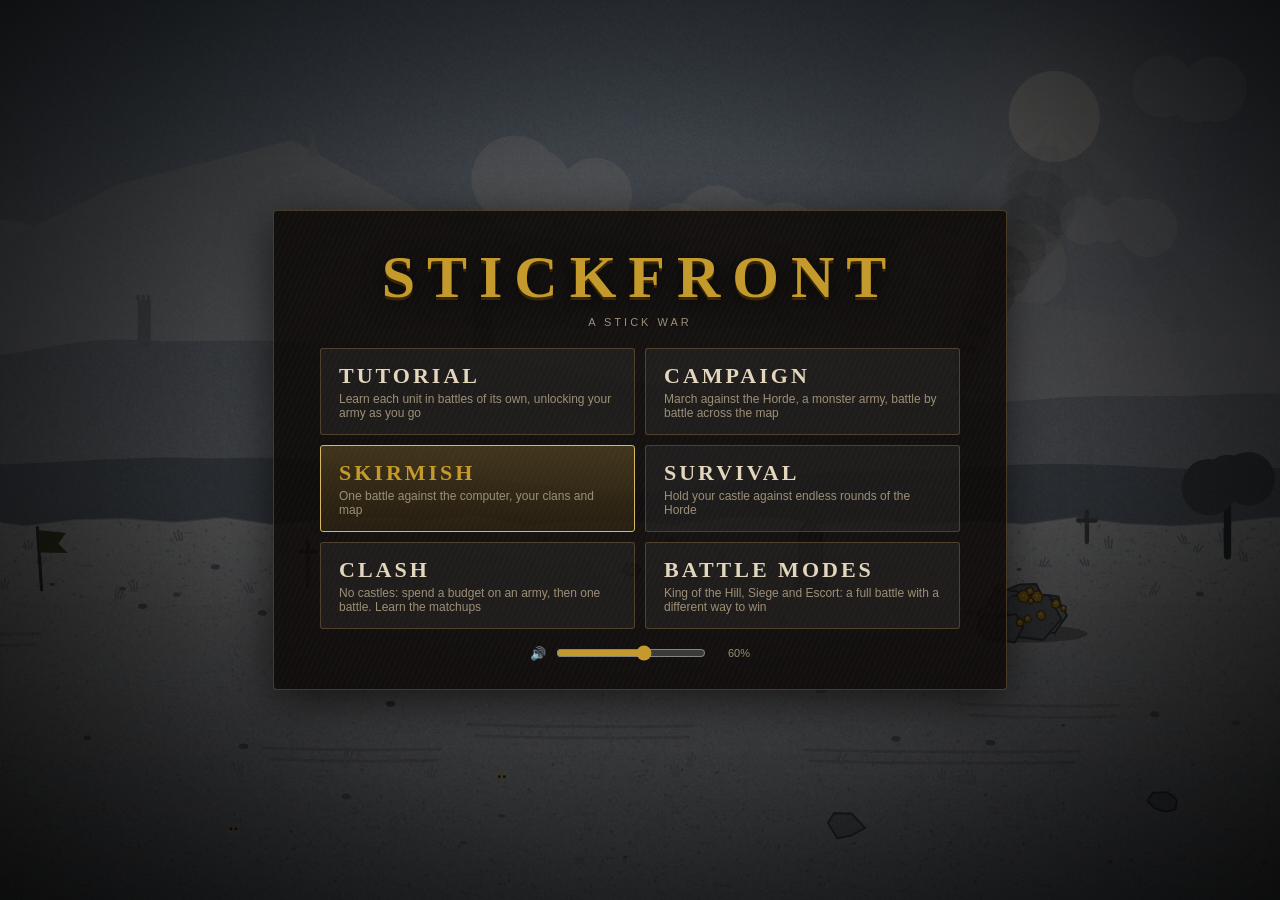
<file: index.html>
<!doctype html>
<!-- The site's front door (GitHub Pages serves the repo root): sends players straight to the game. -->
<html lang="en">
<head>
<meta charset="utf-8">
<title>Stickfront</title>
<meta http-equiv="refresh" content="0; url=game/index.html">
<script>location.replace('game/index.html' + location.search + location.hash);</script>
</head>
<body style="background:#0e0b09;color:#e8dcc0;font-family:sans-serif">
<p>Loading Stickfront… <a href="game/index.html" style="color:#d8b860">Play</a></p>
</body>
</html>
</file>
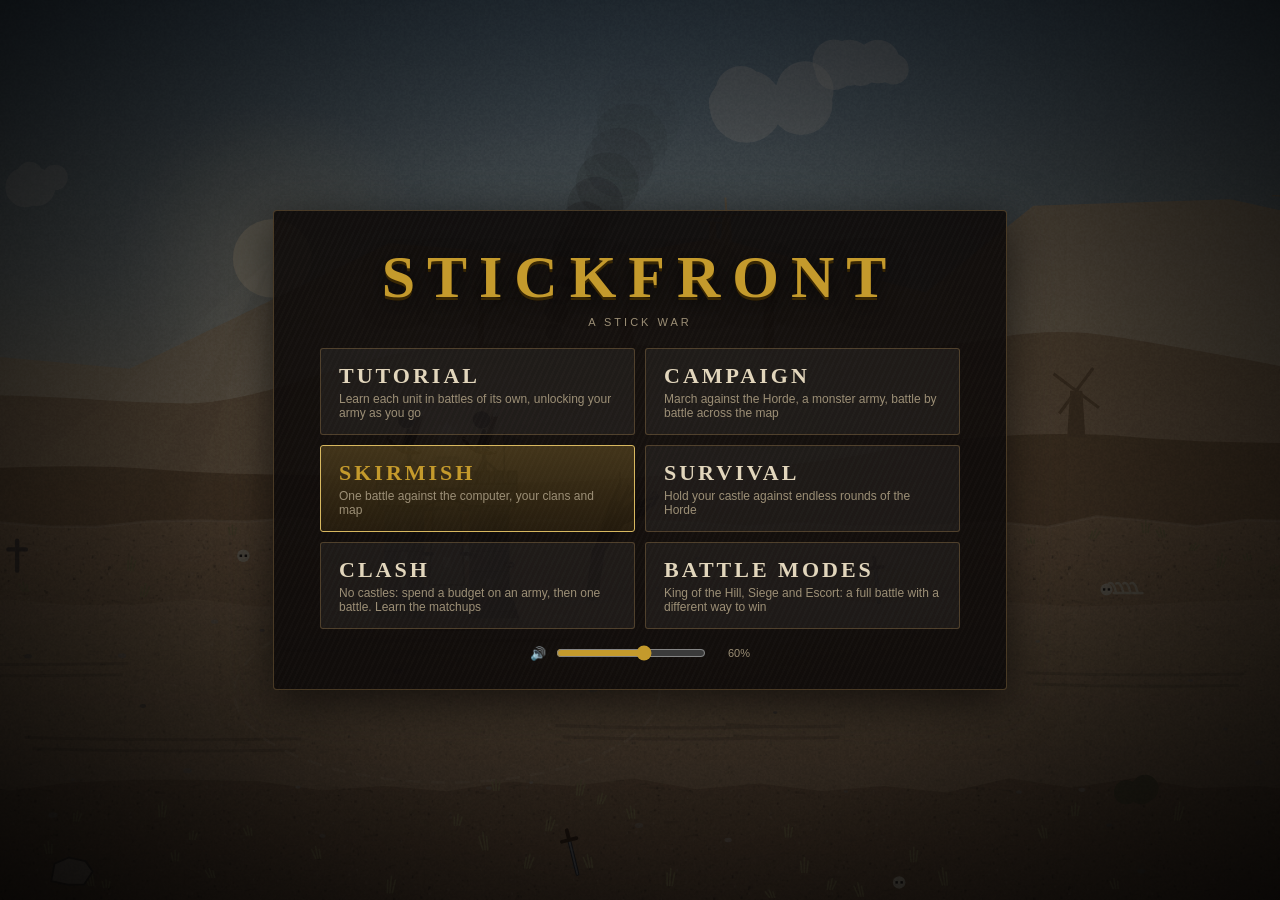
<file: game/index.html>
<!doctype html>
<html lang="en">
<head>
<meta charset="utf-8">
<meta name="viewport" content="width=device-width, initial-scale=1">
<title>Stickfront</title>
<link rel="stylesheet" href="style.css">
</head>
<body class="title">
<canvas id="cv"></canvas>

<div id="hud">
  <div id="res" class="panel">
    <div class="res" data-tip="Gold — mined from ore, panned from the castle stream, or from statue upgrades"><i class="ico gold"></i><b id="goldTxt">0</b></div>
    <div class="res" data-tip="Mana — miners pray at your statue or pan the castle stream. Spent on upgrades."><i class="ico mana"></i><b id="manaTxt">0</b></div>
    <div class="res" data-tip="Population (Spearton count as 2)"><i class="ico pop"></i><b id="popTxt">0/30</b></div>
    <button id="prio" data-tip="Where newly trained miners go: Mine gold, Pray at the statue, or Pan the castle stream. Click to change."></button>
  </div>

  <!-- army commands flank the minimap (built in ui.js): pull back on the left, push forward on the right -->
  <div id="cmdbar">
    <div class="cmdside" id="cmdL"></div>
    <div class="cmdmid">
      <canvas id="minimap" width="440" height="60" data-tip="Click or drag to move the camera"></canvas>
      <div id="cmdlow">
        <button id="btnDefend" class="mini" data-tip="Defend (W) — the whole army holds the line in front of your statue, or at the muster flag. Shift+W orders only the selected units.">
          <svg viewBox="0 0 24 24"><path d="M11 7l6.5 2.3v5c0 4.3-2.9 7.6-6.5 8.8-3.6-1.2-6.5-4.5-6.5-8.8v-5z" fill="currentColor"/><path d="M11 9.4v11.2M6.8 13.8h8.4" stroke="#120d0a" stroke-width="1.2" opacity=".55"/><path d="M17 1v8" stroke="currentColor" stroke-width="1.4" stroke-linecap="round"/><path d="M17.6 1.6h4.9l-1.3 1.9 1.3 1.9h-4.9z" fill="currentColor"/></svg>
          <span>Defend</span><kbd>W</kbd>
        </button>
        <button id="btnFlag" class="mini" data-tip="Muster point (G) — click the battlefield to choose where newly trained soldiers gather and where the army forms its defend line. Right-click this button to clear it.">
          <svg viewBox="0 0 24 24"><path d="M5 22.5V1.5" stroke="currentColor" stroke-width="2" stroke-linecap="round"/><path d="M6 3h13.5l-3.2 4.6 3.2 4.6H6z" fill="currentColor"/></svg>
          <span>Muster</span><kbd>G</kbd>
        </button>
      </div>
    </div>
    <div class="cmdside" id="cmdR"></div>
  </div>

  <div id="train" class="panel"></div>
  <div id="card" class="panel"></div>

  <div id="sys">
    <button id="btnSpeed" data-tip="Game speed (T)">1×</button>
    <button id="btnPause" data-tip="Pause (P)">❚❚</button>
    <button id="btnHelp" data-tip="Controls (H)">?</button>
    <button id="btnFull" data-tip="Fullscreen">⛶</button>
  </div>
  <div id="toast"></div>
</div>

<div id="debug" class="panel hidden"></div>
<div id="tip" class="hidden"></div>
<div id="pauseMenu" class="hidden">
  <div class="card">
    <h1>PAUSED</h1>
    <p class="sub" id="pmMap"></p>
    <div class="pcol">
      <button id="pmResume" class="big">Resume</button>
      <button id="pmRestart">Restart this map</button>
      <button id="pmNew">New game</button>
      <button id="pmHelp">Controls</button>
      <div id="pmVol"></div>
    </div>
  </div>
</div>
<div id="overlay"></div>

<div id="help" class="panel hidden">
  <h2>Controls</h2>
  <div class="cols">
    <dl>
      <dt>Left-click / drag</dt><dd>Select units (also inside the castle)</dd>
      <dt>Shift + click</dt><dd>Add / remove from selection</dd>
      <dt>Double-click unit</dt><dd>Select all of that type on screen</dd>
      <dt>Triple-click</dt><dd>Select every unit that is attacking</dd>
      <dt>Right-click ground</dt><dd>Move there and hold</dd>
      <dt>Right-click enemy</dt><dd>Attack it (unit, trench or statue)</dd>
      <dt>Right-click gold ore</dt><dd>Miners mine it (Quartermasters restore worked-out ones)</dd>
      <dt>Right-click your statue</dt><dd>Miners pray there for mana (4 at a time)</dd>
      <dt>Right-click your castle</dt><dd>Selected units garrison and heal (miners pan)</dd>
      <dt>Right-click your trench</dt><dd>Builders finish, repair or palisade it; soldiers defend it</dd>
      <dt>Right-click your works</dt><dd>Castle Wizard: ward a statue, trench or tower, enchant a trap. Architect: finish or re-arm a trap, reinforce a rune, repair the statue</dd>
      <dt>Right-click your wizard tower</dt><dd>A Necromancer, Cleric or Warlock climbs up: a Graveyard, Sanctum or Spire</dd>
      <dt>Click a building</dt><dd>Its upgrades: the Barracks (infantry), Mage Tower, Archery Range, Workers' Lodge and Giant Pit. The rampart and tower hold the castle's upgrades</dd>
      <dt>Right-click a unit button</dt><dd>Cancel one queued unit (refunds gold). Each colour group trains one unit at a time</dd>
    </dl>
    <dl>
      <dt>A / D, arrows, wheel, screen edge</dt><dd>Scroll camera</dd>
      <dt>Q / W / E</dt><dd>Whole army: Retreat into the castle / Defend / Attack</dd>
      <dt>C</dt><dd>Advance in formation (the selected soldiers, or the whole army)</dd>
      <dt>Shift + Q / W / E</dt><dd>Selected units only</dd>
      <dt>Shift+E / C / Shift+C</dt><dd>Selected units attack / advance / retreat together in formation</dd>
      <dt>K</dt><dd>Defend trench (selected melee)</dd>
      <dt>I / O</dt><dd>Miners: mine / pray</dd>
      <dt>G</dt><dd>Place the muster point (new troops gather and the defend line forms there)</dd>
      <dt>Z / Shift+Z</dt><dd>Miners and architects: shelter in / leave the castle; Siege mode</dd>
      <dt>`, 1 – 6, comma, period, 9, 0, −, =, [</dt><dd>Train Architect / Miner / Swordwrath / Archer / Spearton / Cleric / Warlock / Quartermaster / Castle Wizard / Gladiator / Necromancer / Giant / Ninja / Kestrel</dd>
      <dt>M</dt><dd>Ninjas with Throwing Stars: switch weapon (Auto / Blade / Stars)</dd>
      <dt>7 8</dt><dd>Cast the selected mages' spells (Shift for the Warlock when both are selected)</dd>
      <dt>L</dt><dd>Toggle mage auto-cast (Necromancer: zombies charge)</dd>
      <dt>U</dt><dd>Cycle upgrade panels</dd>
      <dt>R</dt><dd>Refit selected veterans with new upgrades</dd>
      <dt>B / J / Y / N</dt><dd>Architects: dig trench / palisade / repair. Quartermasters: replenish a deposit</dd>
      <dt>Shift + B / N / K / L / M / Y</dt><dd>Architect: tar pit / mine / spike pit / caltrops / snare / archer tower</dd>
      <dt>Shift + F / V / X</dt><dd>Castle Wizard: binding rune / hex rune / dread sigil</dd>
      <dt>X</dt><dd>Shield wall (Spearton with Shields)</dd>
      <dt>F / V</dt><dd>Select all Swordwrath / Miners</dd>
      <dt>Ctrl + A</dt><dd>Select everything</dd>
      <dt>S</dt><dd>Stop / hold position</dd>
      <dt>Space</dt><dd>Center camera on selection</dd>
      <dt>T / P or Esc</dt><dd>Game speed / Pause menu (restart, new game)</dd>
      <dt>F3 / F4</dt><dd>Balance &amp; debug overlay / Autopilot: an AI plays your side (overlay must be on)</dd>
    </dl>
  </div>
  <h2>Units and tips</h2>
  <div class="cols">
    <dl>
      <dt>Quartermaster</dt><dd>Your supply man (up to 2), always busy: restocks Gladiators, refits soldiers and miners for free (one at a time), heals, restores gold deposits, brings Architects trap materials and cheers miners on (they work twice as fast). The sign over his head shows what he's doing</dd>
      <dt>Gladiator</dt><dd>Throws one javelin (it hits flyers) and one net (pins a target), then fights with his sword. Every kill makes him tougher (the star badge); he hits harder alone. Garrison him or send a Quartermaster to restock</dd>
      <dt>Necromancer</dt><dd>Raises zombies (the skull badge shows the pack and its souls). Anyone the zombies kill joins the pack while there's room, and every kill grows it. Zombies shrug off arrows, but Healing Pools and Clerics burn them</dd>
      <dt>Architect</dt><dd>Builds trenches, traps and towers and repairs them. Idle, it studies cheaper upgrades: click the book on an upgrade to choose which</dd>
    </dl>
    <dl>
      <dt>Snowballers</dt><dd>A Gladiator full of glory or a Necromancer full of souls only gets stronger: kill them early, or answer with archers and Clerics</dd>
      <dt>Home ground</dt><dd>Troops take less damage the closer they fight to their own castle, and a statue mends itself when no enemy is near. Attacking takes a stronger army than defending</dd>
      <dt>Rally</dt><dd>Fall far behind and your side rallies: units train faster and the castle pays a little extra, so a lost fight isn't a lost game</dd>
      <dt>The Monolith tower</dt><dd>Starts with two neutral archers who shoot at both sides. Bring them down (or the tower), then post up to two of your own archers there</dd>
      <dt>Hope and Fear</dt><dd>Cleric and Warlock upgrades: friends in a Cleric's range attack faster and take less damage; enemies in a Warlock's range the opposite</dd>
    </dl>
  </div>
  <p class="note">Upgrades only affect units trained after the research finishes. Veterans can be refitted at their building for 5 gold per upgrade.</p>
  <p class="note">Giants can't be commanded directly: they follow nearby troops, and more troops means more chains and better obedience. Blinders let you give them move and hold orders. Archers hurt and confuse giants. To win, destroy the enemy statue and then kill the giant that bursts out of it.</p>
  <button id="helpClose">Close</button>
</div>

<script src="js/util.js"></script>
<script src="js/config.js"></script>
<script src="js/clans.js"></script>
<script src="js/map.js"></script>
<script src="js/draw.js"></script>
<script src="js/units.js"></script>
<script src="js/magic.js"></script>
<script src="js/giants.js"></script>
<script src="js/game.js"></script>
<script src="js/build.js"></script>
<script src="js/wizard.js"></script>
<script src="js/quartermaster.js"></script>
<script src="js/gladiator.js"></script>
<script src="js/necromancer.js"></script>
<script src="js/ai.js"></script>
<script src="js/tutorial.js"></script>
<script src="js/campaign.js"></script>
<script src="js/modes.js"></script>
<script src="js/modes2.js"></script>
<script src="js/spellfx.js"></script>
<script src="js/works.js"></script>
<script src="js/stats.js"></script>
<script src="js/render.js"></script>
<script src="js/light.js"></script>
<script src="js/ui.js"></script>
<script src="js/audio.js"></script>
<script src="js/main.js"></script>
</body>
</html>
</file>
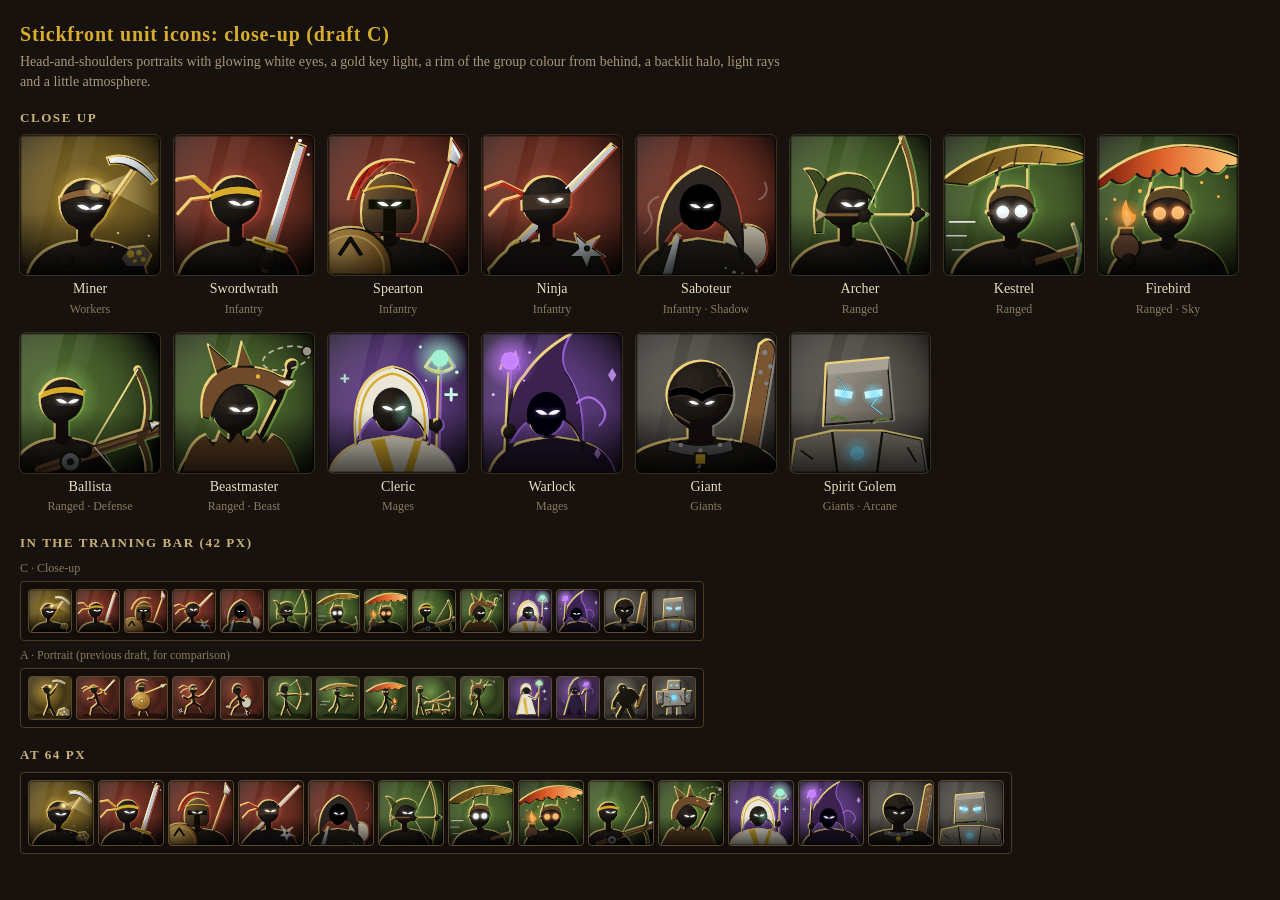
<file: game/art/preview.html>
<!doctype html>
<html lang="en">
<head>
<meta charset="utf-8">
<meta name="viewport" content="width=device-width, initial-scale=1">
<title>Unit Icons</title>
<style>
  body { margin: 0; padding: 20px; background: #17120d; color: #e9dcc0; font: 14px/1.4 Georgia, serif; }
  h1 { font-size: 20px; margin: 0 0 4px; color: #d8ac2c; letter-spacing: 0.04em; }
  p { margin: 0 0 12px; color: #a8987a; max-width: 760px; }
  h2 { font-size: 13px; margin: 18px 0 8px; color: #c9b27a; text-transform: uppercase; letter-spacing: 0.12em; }
  .ic svg { display: block; width: 100%; height: 100%; }
  .bar { display: flex; gap: 6px; flex-wrap: wrap; padding: 8px; background: rgba(20, 15, 10, 0.92); border: 1px solid #4a3a24; border-radius: 4px; width: fit-content; margin-bottom: 6px; }
  .bar .ic { width: 42px; height: 42px; border-radius: 3px; overflow: hidden; outline: 1px solid #5a4a30; }
  .bar.big .ic { width: 64px; height: 64px; }
  .label { font-size: 12px; color: #8a7a5e; margin: 0 0 4px; }
  .grid { display: grid; grid-template-columns: repeat(auto-fill, 140px); gap: 14px; }
  .card { text-align: center; }
  .card .ic { width: 140px; height: 140px; border-radius: 6px; overflow: hidden; outline: 1px solid #3a2e1e; margin-bottom: 4px; }
  .card b { display: block; font-weight: normal; }
  .card i { font-style: normal; font-size: 12px; color: #8a7a5e; }
</style>
</head>
<body>
<h1>Stickfront unit icons: close-up (draft C)</h1>
<p>Head-and-shoulders portraits with glowing white eyes, a gold key light, a rim of the group colour from behind, a backlit halo, light rays and a little atmosphere.</p>
<h2>Close up</h2>
<div class="grid" id="grid"></div>
<h2>In the training bar (42 px)</h2>
<div class="label">C · Close-up</div>
<div class="bar" id="barC"></div>
<div class="label">A · Portrait (previous draft, for comparison)</div>
<div class="bar" id="barA"></div>
<h2>At 64 px</h2>
<div class="bar big" id="barC64"></div>
<script src="icons.js"></script>
<script src="closeup.js"></script>
<script>
  const NAMES = { miner: ['Miner', 'Workers'], sword: ['Swordwrath', 'Infantry'], spear: ['Spearton', 'Infantry'], ninja: ['Ninja', 'Infantry'], saboteur: ['Saboteur', 'Infantry · Shadow'], archer: ['Archer', 'Ranged'], flyer: ['Kestrel', 'Ranged'], firebird: ['Firebird', 'Ranged · Sky'], ballista: ['Ballista', 'Ranged · Defense'], beastmaster: ['Beastmaster', 'Ranged · Beast'], cleric: ['Cleric', 'Mages'], warlock: ['Warlock', 'Mages'], giant: ['Giant', 'Giants'], golem: ['Spirit Golem', 'Giants · Arcane'] };
  const Cc = t => `<div class="ic">${unitIconCloseup(t)}</div>`, A = t => `<div class="ic">${unitIconSVG(t)}</div>`;
  document.getElementById('grid').innerHTML = ICON_TYPES.map(t => `<div class="card">${Cc(t)}<b>${NAMES[t][0]}</b><i>${NAMES[t][1]}</i></div>`).join('');
  document.getElementById('barC').innerHTML = ICON_TYPES.map(Cc).join('');
  document.getElementById('barA').innerHTML = ICON_TYPES.map(A).join('');
  document.getElementById('barC64').innerHTML = ICON_TYPES.map(Cc).join('');
</script>
</body>
</html>
</file>
<file: game/style.css>
:root {
  --panel: rgba(16, 13, 11, 0.86);
  --edge: rgba(140, 112, 70, 0.45);
  --edge-hi: rgba(196, 154, 44, 0.75);
  --gold: #c49a2c;
  --text: #e2d6bc;
  --dim: #9c8f76;
  --mana: #58c3e8;
  --red: #c0432f;
  --serif: "Palatino Linotype", "Book Antiqua", Georgia, serif;
}
* { box-sizing: border-box; }
html, body {
  margin: 0;
  height: 100%;
  overflow: hidden;
  background: #000;
  color: var(--text);
  font-family: "Segoe UI", Tahoma, sans-serif;
  user-select: none;
}
#cv { position: fixed; inset: 0; width: 100%; height: 100%; display: block; }

#hud { position: fixed; inset: 0; pointer-events: none; }
#hud > * { pointer-events: auto; }
body.title #hud { display: none; }
.hidden { display: none !important; }

/* worn iron panels */
.panel {
  background:
    repeating-linear-gradient(115deg, rgba(255, 255, 255, 0.012) 0 2px, rgba(0, 0, 0, 0.03) 2px 5px),
    var(--panel);
  border: 1px solid var(--edge);
  border-radius: 4px;
  box-shadow: 0 4px 16px rgba(0, 0, 0, 0.6), inset 0 0 0 1px rgba(0, 0, 0, 0.6), inset 0 1px 0 rgba(255, 240, 200, 0.05);
}
kbd {
  font: 600 9px "Segoe UI", sans-serif;
  color: var(--dim);
  border: 1px solid rgba(156, 143, 118, 0.45);
  border-radius: 2px;
  padding: 0 3px;
  background: rgba(0, 0, 0, 0.4);
}
button { font-family: inherit; cursor: pointer; }

/* resources */
#res { position: absolute; top: 10px; left: 10px; display: flex; gap: 14px; padding: 6px 12px; }
.res { display: flex; align-items: center; gap: 6px; font-size: 16px; }
.res b { min-width: 32px; font-variant-numeric: tabular-nums; font-weight: 600; }
.ico { display: inline-block; width: 14px; height: 14px; flex: none; vertical-align: -2px; }
.ico.gold { border-radius: 50%; background: radial-gradient(circle at 35% 30%, #f2e0a0, #c99b2a 45%, #5e440c); }
.ico.mana { width: 10px; height: 10px; margin: 0 2px; transform: rotate(45deg); background: linear-gradient(135deg, #cdeaf4, var(--mana) 50%, #164d66); }
.ico.pop { border-radius: 50% 50% 3px 3px; background: linear-gradient(#d8ccb0, #7d7058); width: 11px; }

/* top center: the minimap, flanked by the army commands (workers left, army right), with
   Defend and Muster tucked underneath */
#cmdbar { position: absolute; top: 10px; left: 50%; transform: translateX(-50%); display: flex; align-items: flex-start; gap: 6px; }
.cmdside { display: flex; gap: 4px; }
.cmdmid { display: flex; flex-direction: column; align-items: center; }
#minimap {
  display: block; width: 440px; height: 60px; border: 1px solid var(--edge); border-radius: 3px; cursor: pointer;
  box-shadow: 0 4px 16px rgba(0, 0, 0, 0.6); filter: saturate(0.8);
}
#cmdbar button { color: var(--dim); background: linear-gradient(rgba(34, 27, 21, 0.94), rgba(16, 12, 9, 0.94)); border: 1px solid var(--edge); cursor: pointer; }
#cmdbar button:hover { color: var(--text); border-color: var(--edge-hi); }
#cmdbar button.on { color: #1a1206; background: linear-gradient(#b8923a, #7a5c18); border-color: #d8b860; }
#cmdbar button.on kbd { color: #2e2208; border-color: rgba(46, 34, 8, 0.5); background: transparent; }
#cmdbar .cmd {
  position: relative; width: 26px; height: 62px; padding: 7px 0 5px; border-radius: 4px;
  display: flex; flex-direction: column; align-items: center; justify-content: space-between;
  box-shadow: 0 4px 14px rgba(0, 0, 0, 0.55);
}
#cmdbar .cmd svg { width: 20px; height: 20px; }
#cmdbar .cmd svg.arrow { width: 16px; height: 16px; }
#cmdbar .badge {
  display: none; position: absolute; top: -5px; right: -5px; width: 13px; height: 13px; border-radius: 50%;
  font: 700 9px/13px sans-serif; font-style: normal; color: #1a1206; background: #c49a2c;
}
#cmdbar .cmd.siege .badge { display: block; }
#cmdbar .cmd.siege.on .badge { color: #e8dcc0; background: #3a2a10; }
#cmdlow { display: flex; gap: 4px; margin-top: -1px; }
#cmdbar .mini {
  display: flex; align-items: center; gap: 4px; height: 21px; padding: 0 7px 0 5px;
  border-top: none; border-radius: 0 0 4px 4px; font-size: 10px;
}
#cmdbar .mini svg { width: 15px; height: 15px; }
#cmdbar .mini kbd { font-size: 9px; padding: 0 3px; }

/* compact training bar */
#train { position: absolute; bottom: 10px; left: 50%; transform: translateX(-50%); display: flex; align-items: center; gap: 10px; padding: 8px; }
/* training bar: one color-coded block per training group, buttons staggered over two rows */
.tgrp {
  position: relative; height: 87px; flex: none;
  outline: 1px solid color-mix(in srgb, var(--gc) 55%, transparent); outline-offset: 2px; border-radius: 3px;
  background: color-mix(in srgb, var(--gc) 12%, transparent);
}
.tb {
  position: absolute; width: 42px; height: 42px; cursor: pointer;
  background: #0d0a08; border: 1px solid color-mix(in srgb, var(--gc) 70%, #000); border-radius: 3px; overflow: hidden;
}
.tb:hover { border-color: color-mix(in srgb, var(--gc) 60%, #fff); z-index: 1; }
.tb:active { transform: translateY(1px); }
.tb canvas { position: absolute; inset: 0; width: 40px; height: 40px; }
.tb kbd { position: absolute; top: 1px; left: 1px; font-size: 8px; padding: 0 2px; line-height: 10px; }
.tb .ub {
  position: absolute; top: 0; right: 0; width: 13px; height: 13px; padding: 0; font-size: 8px; line-height: 11px;
  color: var(--dim); background: rgba(0, 0, 0, 0.7); border: none; border-left: 1px solid rgba(140, 112, 70, 0.4);
  border-bottom: 1px solid rgba(140, 112, 70, 0.4); border-radius: 0 0 0 3px; cursor: pointer;
}
.tb .ub:hover, .tb .ub.on { color: var(--text); background: rgba(60, 46, 26, 0.9); }
.tb .ub.busy { color: var(--gold); animation: pulse 1.2s infinite; }
.tb .badge {
  position: absolute; bottom: 12px; right: 1px; min-width: 11px; font-size: 9px; font-weight: 700; line-height: 11px; text-align: center;
  color: #1a1206; background: var(--gc); border-radius: 2px; padding: 0 2px;
}
.tb .badge:empty { display: none; }
.tb .cost {
  position: absolute; bottom: 0; left: 0; right: 0; height: 11px; display: flex; justify-content: center; align-items: center; gap: 1px;
  font-size: 8.5px; font-weight: 600; background: rgba(0, 0, 0, 0.78);
}
.tb .cost .ico.mana { width: 6px; height: 6px; margin: 0 1px 0 3px; }
.tb .prog { position: absolute; left: 0; right: 0; bottom: 11px; height: 2px; background: rgba(0, 0, 0, 0.5); }
.tb .prog i { display: block; height: 100%; width: 0; background: var(--gc); }
.tb.poor .cost { color: var(--red); }
.tb.poor canvas { opacity: 0.5; filter: grayscale(0.6); }
.tb.full canvas { opacity: 0.35; filter: grayscale(1); }
.tb.full .cost { color: var(--dim); }
.tb.training { box-shadow: 0 0 0 1px var(--gc), 0 0 8px color-mix(in srgb, var(--gc) 60%, transparent); }
.tb.queued:not(.training) canvas { opacity: 0.8; }
.upgbtn {
  width: 18px; height: 64px; padding: 0; font-size: 11px; color: var(--dim);
  background: rgba(255, 255, 255, 0.03); border: 1px solid rgba(140, 112, 70, 0.35); border-radius: 3px;
}
.upgbtn:hover, .upgbtn.on { color: var(--text); border-color: var(--edge-hi); }
.upgbtn.busy { color: var(--gold); animation: pulse 1.2s infinite; }
@keyframes pulse { 50% { color: #f0d080; } }

/* upgrade panel */
#upg { position: absolute; bottom: 10px; left: calc(50% + 172px); padding: 5px 8px 6px; min-width: 250px; }
.uhead { display: flex; align-items: baseline; gap: 10px; margin-bottom: 6px; font-size: 12px; }
.uhead b { font: 600 14px var(--serif); color: var(--gold); }
.uhead .rs { flex: 1; color: var(--dim); font-size: 11px; }
.uhead .x { background: none; border: none; color: var(--dim); font-size: 12px; padding: 0 2px; }
.uhead .x:hover { color: var(--text); }
.ulist { display: flex; gap: 5px; }
.ubtn {
  position: relative; width: 44px; height: 56px; padding: 0; background: #0d0a08;
  border: 1px solid rgba(140, 112, 70, 0.45); border-radius: 3px; color: var(--text); overflow: hidden;
}
.ubtn canvas { position: absolute; top: 0; left: 0; width: 42px; height: 42px; }
.ubtn .uc { position: absolute; bottom: 0; left: 0; right: 0; height: 13px; font-size: 9px; font-weight: 600; background: rgba(0, 0, 0, 0.75); display: flex; align-items: center; justify-content: center; gap: 2px; }
.ubtn .uc .ico.mana { width: 7px; height: 7px; margin-left: 3px; }
.ubtn:hover { border-color: var(--edge-hi); }
.ubtn.poor .uc { color: var(--red); }
.ubtn.blocked canvas, .ubtn.poor canvas { opacity: 0.55; filter: grayscale(0.7); }
.ubtn.done { border-color: #6a8a4a; }
.ubtn.done .uc { color: #9fc27a; font-size: 0; }
.ubtn.done .uc::after { content: "✓ owned"; font-size: 9px; }
.ubtn.active { border-color: var(--gold); }
.ubtn .prog { position: absolute; left: 0; right: 0; bottom: 13px; height: 3px; }
.ubtn .prog i { display: block; height: 100%; width: 0; background: var(--gold); }

/* selection info */
#sel { position: absolute; bottom: 10px; left: 10px; min-width: 200px; max-width: 280px; padding: 8px 12px; display: flex; flex-direction: column; gap: 2px; font-size: 12px; }
#sel b { font: 600 14px var(--serif); color: var(--gold); }
#sel .dim { color: var(--dim); }
#sel .perks { color: #a7b98a; font-size: 11px; }
#sel .act {
  margin-top: 5px; align-self: flex-start; padding: 4px 10px; font-size: 12px; font-weight: 600; color: var(--text);
  background: rgba(255, 255, 255, 0.05); border: 1px solid var(--edge); border-radius: 3px;
}
#sel .act:hover { border-color: var(--edge-hi); }

#sys { position: absolute; bottom: 10px; right: 10px; display: flex; gap: 4px; }
#sys button {
  width: 32px; height: 32px; border-radius: 3px; font-size: 12px; font-weight: 700;
  background: var(--panel); color: var(--text); border: 1px solid var(--edge);
}
#sys button:hover { border-color: var(--edge-hi); }

#tip {
  position: fixed; z-index: 20; max-width: 260px; padding: 8px 10px; pointer-events: none;
  background: rgba(12, 10, 8, 0.95); border: 1px solid var(--edge); border-radius: 3px; font-size: 12px;
  box-shadow: 0 6px 20px rgba(0, 0, 0, 0.7);
}
#tip b { display: block; font: 600 14px var(--serif); color: var(--gold); }
#tip .cost { display: block; margin: 2px 0 4px; color: var(--text); font-weight: 600; }
#tip p { margin: 0 0 4px; color: var(--text); line-height: 1.35; }
#tip em { color: var(--dim); font-size: 11px; }

#toast {
  position: absolute; top: 106px; left: 50%; transform: translate(-50%, -6px); opacity: 0;
  padding: 6px 16px; border-radius: 3px; background: rgba(14, 11, 9, 0.9); border: 1px solid var(--edge);
  font-size: 13px; transition: opacity 0.2s, transform 0.2s; pointer-events: none; white-space: nowrap;
}
#toast.show { opacity: 1; transform: translate(-50%, 0); }
#toast.warn { border-color: var(--red); color: #f0a898; }
#pauseTag {
  position: absolute; top: 45%; left: 50%; transform: translate(-50%, -50%);
  font: 700 40px var(--serif); letter-spacing: 10px; color: var(--text); text-shadow: 0 3px 12px #000; pointer-events: none;
}

/* overlay screens */
#overlay { position: fixed; inset: 0; display: flex; align-items: center; justify-content: center; background: radial-gradient(ellipse at center, rgba(0, 0, 0, 0.3), rgba(0, 0, 0, 0.8)); }
.card {
  text-align: center; padding: 32px 46px 26px; min-width: 420px; max-width: 92vw;
  background: repeating-linear-gradient(115deg, rgba(255, 255, 255, 0.012) 0 2px, rgba(0, 0, 0, 0.03) 2px 5px), rgba(14, 11, 9, 0.9);
  border: 1px solid var(--edge); border-radius: 4px; box-shadow: 0 10px 50px rgba(0, 0, 0, 0.7);
}
.card h1 { margin: 0; font: 700 60px var(--serif); letter-spacing: 12px; color: var(--gold); text-shadow: 0 3px 0 #3a2804, 0 6px 22px rgba(0, 0, 0, 0.8); }
.card.lose h1 { color: var(--red); text-shadow: 0 3px 0 #3a0e08, 0 6px 22px rgba(0, 0, 0, 0.8); }
.card .sub { margin: 4px 0 20px; color: var(--dim); letter-spacing: 3px; text-transform: uppercase; font-size: 11px; }
.mapinfo { margin: 0 auto 22px; padding: 12px; border-top: 1px solid rgba(140, 112, 70, 0.3); border-bottom: 1px solid rgba(140, 112, 70, 0.3); }
.mapname { font: 600 24px var(--serif); }
.maptheme { color: var(--dim); font-size: 12px; margin-top: 2px; }
.row { display: flex; gap: 10px; justify-content: center; }
.row button, #helpClose {
  padding: 9px 20px; font-size: 14px; font-weight: 600; border-radius: 3px;
  color: var(--text); background: rgba(255, 255, 255, 0.05); border: 1px solid var(--edge);
}
.row button:hover, #helpClose:hover { border-color: var(--edge-hi); background: rgba(255, 255, 255, 0.1); }
.row button.big { color: #1a1206; background: linear-gradient(#b8923a, #7a5c18); border-color: #d8b860; padding: 9px 30px; }
.row button.big:hover { background: linear-gradient(#caa448, #8a6a20); }
.card.menu { min-width: 380px; }
.modes { display: flex; flex-direction: column; gap: 12px; margin: 6px auto 4px; width: 340px; }
.mode {
  position: relative; display: flex; flex-direction: column; align-items: flex-start; gap: 3px; padding: 14px 18px; text-align: left;
  color: var(--text); background: rgba(255, 255, 255, 0.05); border: 1px solid var(--edge); border-radius: 3px; cursor: pointer;
}
.mode b { font: 700 22px var(--serif); letter-spacing: 3px; text-transform: uppercase; }
.mode span { color: var(--dim); font-size: 12px; }
.mode.play { border-color: #d8b860; background: linear-gradient(rgba(184, 146, 58, 0.28), rgba(122, 92, 24, 0.18)); }
.mode.play b { color: var(--gold); }
.mode.play:hover { background: linear-gradient(rgba(202, 164, 72, 0.4), rgba(138, 106, 32, 0.28)); }
.mode:disabled { cursor: not-allowed; opacity: 0.55; }
.mode:disabled b { color: var(--dim); }
.mode .tag {
  position: absolute; top: 10px; right: 10px; padding: 3px 7px; font: 700 9px sans-serif; font-style: normal; letter-spacing: 1.5px; text-transform: uppercase;
  color: #1a1206; background: #d8b030; border: 1px dashed #2a2010; border-radius: 2px;
}
/* the tutorial */
.card.tutorial { width: 640px; max-height: 92vh; overflow-y: auto; }
.lessons { display: flex; flex-direction: column; gap: 6px; text-align: left; }
.lesson {
  display: grid; grid-template-columns: 28px 1fr auto 24px; align-items: center; gap: 10px; padding: 7px 12px; width: 100%;
  color: var(--text); background: rgba(255, 255, 255, 0.04); border: 1px solid var(--edge); border-radius: 3px; cursor: pointer; text-align: left;
}
.lesson:hover:not(:disabled) { border-color: var(--edge-hi); background: rgba(255, 255, 255, 0.09); }
.lesson:disabled { cursor: not-allowed; opacity: 0.45; }
.lesson.done { border-color: rgba(216, 184, 96, 0.55); }
.lesson .ln { font: 700 18px var(--serif); color: var(--gold); text-align: center; }
.lesson .lt { display: flex; flex-direction: column; gap: 1px; min-width: 0; }
.lesson .lt b { font: 600 16px var(--serif); letter-spacing: 1px; }
.lesson .lt i { font-style: normal; color: var(--dim); font-size: 11px; white-space: nowrap; overflow: hidden; text-overflow: ellipsis; }
.lesson .lr { display: flex; gap: 2px; }
.lesson .ls { color: var(--gold); font-size: 15px; text-align: center; }
.uicon { width: 28px; height: 28px; vertical-align: middle; }
.trialhead { margin: 18px 0 8px; font: 600 15px var(--serif); letter-spacing: 2px; text-transform: uppercase; color: var(--gold); text-align: left; }
.trialhead i { font: 400 11px sans-serif; color: var(--dim); text-transform: none; letter-spacing: 0; }
.card.tutorial .row { margin-top: 16px; }
.card.briefing { width: 560px; text-align: left; }
.card.briefing h2 { margin: 0 0 10px; font: 700 34px var(--serif); letter-spacing: 3px; color: var(--gold); }
.card.briefing .sub { margin: 0; }
.card.briefing p { line-height: 1.55; font-size: 13px; }
.card.briefing .sides { display: flex; gap: 22px; margin: 12px 0; }
.card.briefing .sides div { display: flex; align-items: center; gap: 3px; flex-wrap: wrap; }
.card.briefing .sides span { color: var(--dim); font-size: 11px; letter-spacing: 2px; text-transform: uppercase; margin-right: 6px; }
.card.briefing .sides i { color: var(--text); font-size: 13px; }
.counters { margin: 8px 0 12px; padding-left: 18px; font-size: 13px; line-height: 1.6; }
.counters li::marker { color: var(--gold); }
.unlock { color: var(--gold); font-size: 13px; }
.card .unlock { margin: -8px 0 16px; }
.card.briefing .unlock { margin: 6px 0; }
.card.briefing .row { justify-content: flex-end; margin-top: 16px; }
#lessonBox {
  position: fixed; top: 104px; left: 50%; transform: translateX(-50%); width: min(520px, 92vw); z-index: 3; padding: 8px 12px 10px;
  background: rgba(14, 11, 9, 0.88); border: 1px solid #8c7046; border-radius: 4px; box-shadow: 0 6px 24px rgba(0, 0, 0, 0.6); font-size: 13px;
}
#lessonBox.hidden { display: none; }
#lessonBox .lbhead { display: flex; align-items: center; gap: 6px; }
#lessonBox .lbhead b { font: 600 14px var(--serif); color: var(--gold); letter-spacing: 1px; flex: 1; }
#lessonBox .lbhead span { color: var(--dim); font-size: 11px; }
#lessonBox .lbhead button { width: 22px; height: 20px; padding: 0; color: var(--text); background: rgba(255, 255, 255, 0.06); border: 1px solid var(--edge); border-radius: 2px; cursor: pointer; }
#lessonBox .lbhead button:disabled { opacity: 0.35; cursor: default; }
#lessonBox p { margin: 6px 0 0; line-height: 1.5; }
#lessonBox.min p { display: none; }
#lessonBox.closed { top: 104px; width: auto; padding: 3px; background: rgba(14, 11, 9, 0.75); }
#lessonBox.closed button { padding: 3px 10px; font: 600 12px var(--serif); color: var(--gold); background: none; border: none; cursor: pointer; }
#lessonBox kbd { font-size: 11px; }
#lessonBox .lbstat { margin-top: 5px; padding: 3px 8px; color: #f0d898; background: rgba(140, 40, 30, 0.28); border-left: 2px solid #c0432f; font-size: 12px; letter-spacing: 0.5px; }
#lessonBox .lbstat b { color: #ff9a6a; }

/* the campaign map */
.card.campaign { width: min(960px, 96vw); padding: 22px 26px 18px; }
.card.campaign h1 { color: #d8463a; text-shadow: 0 3px 0 #3a0e08, 0 6px 22px rgba(0, 0, 0, 0.8); }
.cmap { width: 100%; height: auto; display: block; border: 1px solid #5a3a26; border-radius: 3px; box-shadow: inset 0 0 40px rgba(0, 0, 0, 0.8); margin-bottom: 14px; }
.cmap .river { fill: none; stroke: #2a3a44; stroke-width: 9; opacity: 0.7; }
.cmap .mtn { fill: #3a2c22; stroke: #1a120c; stroke-width: 1.5; }
.cmap .snow { fill: none; stroke: #8a7a66; stroke-width: 2; }
.cmap .tree { fill: none; stroke: #1a120c; stroke-width: 2; stroke-linecap: round; }
.cmap .region { fill: rgba(216, 190, 140, 0.35); font: 600 15px var(--serif); letter-spacing: 6px; }
.cmap .region.evil { fill: rgba(230, 80, 60, 0.55); }
.cmap .road { fill: none; stroke: #8a6a44; stroke-width: 3; stroke-dasharray: 2 9; stroke-linecap: round; }
.cmap .road.walked { stroke: #d8b860; stroke-dasharray: none; opacity: 0.85; }
.cmap .node { cursor: pointer; }
.cmap .node .disc { fill: #2a1c12; stroke: #8a6a44; stroke-width: 2.5; }
.cmap .node .num { fill: #d8c49a; font: 700 17px var(--serif); text-anchor: middle; pointer-events: none; }
.cmap .node .lname { fill: #e8dcc0; font: 600 14px var(--serif); text-anchor: middle; paint-order: stroke; stroke: #120c08; stroke-width: 4px; pointer-events: none; }
.cmap .node .ltag { fill: #1a1206; font: 700 9px sans-serif; letter-spacing: 1.5px; text-anchor: middle; text-transform: uppercase; paint-order: stroke; stroke: #d8b030; stroke-width: 9px; stroke-linejoin: round; pointer-events: none; }
.cmap .node.open .disc { fill: #5a1410; stroke: #ff6a4a; }
.cmap .node.open .pulse { fill: none; stroke: #ff6a4a; stroke-width: 2; animation: cmPulse 1.6s ease-out infinite; }
.cmap .node.done .disc { fill: #6a5020; stroke: #e8c860; }
.cmap .node.done .num { fill: #1a1206; }
.cmap .node.locked { opacity: 0.5; cursor: not-allowed; }
.cmap .node.soon { cursor: not-allowed; }
.cmap .node.soon .disc { fill: #1a0606; stroke: #a8221c; stroke-dasharray: 4 3; }
.cmap .node.soon .num { fill: #e05040; font-size: 22px; }
.cmap .node:hover:not(.locked):not(.soon) .disc { stroke-width: 4; }
@keyframes cmPulse { 0% { r: 20; opacity: 1; } 100% { r: 34; opacity: 0; } }
.card.briefing.camp h2 { color: #e05040; }
.card.briefing .goal { color: #f0d898; }
.card.briefing .foes { display: flex; flex-wrap: wrap; gap: 6px; align-items: center; margin: 10px 0; }
.card.briefing .foes span { color: var(--dim); font-size: 11px; letter-spacing: 2px; text-transform: uppercase; margin-right: 4px; }
.card.briefing .foes i { font-style: normal; font-size: 12px; padding: 2px 8px; color: #f0c0b0; background: rgba(140, 30, 24, 0.35); border: 1px solid rgba(200, 70, 50, 0.45); border-radius: 2px; }
.volctl { display: inline-flex; align-items: center; gap: 8px; color: var(--dim); font-size: 13px; cursor: pointer; }
.volctl input { width: 150px; accent-color: #c49a2c; cursor: pointer; }
.volctl span { min-width: 34px; font-size: 11px; text-align: right; }
.menuvol { margin-top: 14px; }
#pmVol { display: flex; justify-content: center; margin-top: 4px; }
.hint { margin: 18px 0 0; color: var(--dim); font-size: 12px; line-height: 1.6; }
.stats { display: flex; gap: 22px; justify-content: center; margin: 0 0 22px; }
.stats div { display: flex; flex-direction: column; }
.stats b { font-size: 22px; }
.stats span { font-size: 10px; color: var(--dim); text-transform: uppercase; letter-spacing: 1px; }

#help { position: fixed; top: 50%; left: 50%; transform: translate(-50%, -50%); padding: 18px 24px; max-width: 94vw; max-height: 90vh; overflow-y: auto; z-index: 5; }
#help h2 { margin: 6px 0 10px; font: 600 22px var(--serif); color: var(--gold); }
#help .cols { display: flex; gap: 30px; flex-wrap: wrap; }
#help dl { margin: 0; display: grid; grid-template-columns: auto auto; gap: 5px 14px; font-size: 12px; }
#help dt { color: var(--text); font-weight: 600; }
#help dd { margin: 0; color: var(--dim); }
#help .note { color: var(--dim); font-size: 12px; margin: 12px 0 0; }
#helpClose { margin-top: 14px; }

@media (max-width: 1100px) {
  #cmdbar { top: 56px; }
  #minimap { width: 320px; }
}


/* miner priority toggle in the resource bar */
#prio {
  display: flex; align-items: center; gap: 4px; padding: 2px 8px; font-size: 12px; font-weight: 600; color: var(--text);
  background: rgba(255, 255, 255, 0.04); border: 1px solid var(--edge); border-radius: 3px;
}
#prio::before { content: "⛏"; color: var(--dim); font-size: 11px; margin-right: 2px; }
#prio:hover { border-color: var(--edge-hi); }

/* selection panel: info + action buttons */
#sel #selInfo { display: flex; flex-direction: column; gap: 2px; }
#sel .buffs { color: #e2c25a; font-size: 11px; }
#sel .acts { display: flex; flex-wrap: wrap; gap: 4px; }
#sel .acts:empty { display: none; }
#sel .acts .act { margin-top: 5px; }
#sel .act.on { color: #1a1206; background: linear-gradient(#b8923a, #7a5c18); border-color: #d8b860; }

/* castle upgrade button at the end of the unit bar */
.upgbtn.castlebtn { width: 26px; height: 87px; display: flex; align-items: center; justify-content: center; }
.upgbtn.castlebtn svg { width: 20px; height: 20px; fill: currentColor; }

/* ---------------------------------------------------------------- layout v4
   training bar bottom-left, command card bottom-right, system buttons up top */
#train { left: 10px; transform: none; }
#sys { top: 74px; bottom: auto; right: 10px; }
#card {
  position: absolute; right: 10px; bottom: 10px; width: 330px; min-height: 92px; padding: 8px 10px;
  display: flex; flex-direction: column; gap: 6px; font-size: 12px;
}
#card .cinfo { display: flex; flex-direction: column; gap: 2px; }
#card .cinfo b { font: 600 14px var(--serif); color: var(--gold); }
#card .cinfo .dim { color: var(--dim); }
#card .cinfo .perks { color: #a7b98a; font-size: 11px; }
#card .cinfo .buffs { color: #e2c25a; font-size: 11px; }
#card .cmds { display: grid; grid-template-columns: repeat(5, 1fr); gap: 4px; }
#card .cmd {
  position: relative; height: 46px; padding: 3px 2px 2px; display: flex; flex-direction: column; align-items: center; gap: 1px;
  color: var(--dim); background: rgba(255, 255, 255, 0.03); border: 1px solid rgba(140, 112, 70, 0.4); border-radius: 3px;
  font-size: 9px; line-height: 1.05; text-align: center;
}
#card .cmd svg { width: 18px; height: 18px; flex: none; }
#card .cmd span { white-space: nowrap; overflow: hidden; text-overflow: ellipsis; max-width: 100%; }
#card .cmd kbd { position: absolute; top: 1px; right: 1px; font-size: 7px; padding: 0 2px; }
#card .cmd:hover { color: var(--text); border-color: var(--edge-hi); background: rgba(255, 255, 255, 0.07); }
#card .cmd.on { color: #1a1206; background: linear-gradient(#b8923a, #7a5c18); border-color: #d8b860; }
#card .cmd.on kbd { color: #2e2208; background: transparent; }
#card .cmd.off { opacity: 0.35; cursor: default; }
#card .uhead { display: flex; align-items: baseline; gap: 10px; font-size: 12px; }
#card .uhead b { font: 600 14px var(--serif); color: var(--gold); }
#card .uhead .rs { flex: 1; color: var(--dim); font-size: 11px; }
#card .uhead .x { background: none; border: none; color: var(--dim); font-size: 12px; padding: 0 2px; }
#card .ulist { display: flex; flex-wrap: wrap; gap: 5px; }
#prio { min-width: 64px; justify-content: center; }
#prio::before { content: "New:"; color: var(--dim); font-size: 10px; margin-right: 3px; }
@media (max-width: 1100px) {
  #card { width: 280px; }
  #card .cmds { grid-template-columns: repeat(4, 1fr); }
}

/* spell buttons on the command card */
#card .cmd.spell { overflow: hidden; }
#card .cmd.spell canvas { width: 18px; height: 18px; flex: none; border-radius: 2px; }
#card .cmd.spell.cleric { border-color: rgba(242, 220, 138, 0.45); }
#card .cmd.spell.warlock { border-color: rgba(176, 77, 255, 0.45); }
#card .cmd.spell .cdshade { position: absolute; left: 0; right: 0; bottom: 0; height: 0; background: rgba(0, 0, 0, 0.62); pointer-events: none; }
#card .cmd.spell .mc { position: absolute; top: 1px; left: 2px; font-size: 8px; color: var(--mana); font-weight: 700; }
#card .cmd.spell.poor .mc { color: var(--red); }

/* pause menu */
#pauseMenu { position: fixed; inset: 0; z-index: 4; display: flex; align-items: center; justify-content: center; background: rgba(0, 0, 0, 0.55); }
#pauseMenu .card { min-width: 320px; }
#pauseMenu h1 { font-size: 44px; }
#pauseMenu .pcol { display: flex; flex-direction: column; gap: 8px; align-items: stretch; }
#pauseMenu .pcol button {
  padding: 9px 20px; font-size: 14px; font-weight: 600; border-radius: 3px;
  color: var(--text); background: rgba(255, 255, 255, 0.05); border: 1px solid var(--edge);
}
#pauseMenu .pcol button:hover { border-color: var(--edge-hi); background: rgba(255, 255, 255, 0.1); }
#pauseMenu .pcol button.big { color: #1a1206; background: linear-gradient(#b8923a, #7a5c18); border-color: #d8b860; }
#help { z-index: 6; }

/* tier pips on upgrade buttons: a circle per tier, filled with a blue diamond once researched */
.ubtn .pips { position: absolute; left: 0; right: 0; bottom: 15px; display: flex; justify-content: center; gap: 3px; pointer-events: none; }
.ubtn .pips i {
  position: relative; width: 9px; height: 9px; border-radius: 50%;
  border: 1px solid rgba(200, 220, 235, 0.75); background: rgba(0, 0, 0, 0.65);
}
.ubtn .pips i.on::after {
  content: ""; position: absolute; left: 1.5px; top: 1.5px; width: 4px; height: 4px; transform: rotate(45deg);
  background: linear-gradient(135deg, #cdeaf4, var(--mana) 50%, #164d66);
}

/* opponent difficulty on the title screen */
.card .diff { display: flex; gap: 6px; justify-content: center; align-items: center; margin: -8px 0 16px; }
.card .diff span { color: var(--dim); font-size: 11px; letter-spacing: 2px; text-transform: uppercase; margin-right: 6px; }
.card .diff button {
  padding: 5px 14px; font-size: 13px; font-weight: 600; border-radius: 3px;
  color: var(--dim); background: rgba(255, 255, 255, 0.04); border: 1px solid var(--edge);
}
.card .diff button:hover { color: var(--text); border-color: var(--edge-hi); }
.card .diff button.on { color: #1a1206; background: linear-gradient(#b8923a, #7a5c18); border-color: #d8b860; }

/* map layout line on the title screen */
.maplayout { color: var(--gold); font-size: 12px; margin-top: 4px; letter-spacing: 1px; }

/* end screen: side-by-side comparison, timeline charts and insights */
.card.wide { width: min(680px, calc(100vw - 32px)); max-height: calc(100vh - 32px); overflow-y: auto; }
.card.wide h1 { font-size: 48px; }
.cmp { width: 100%; border-collapse: collapse; margin: 0 0 14px; font-size: 13px; }
.cmp th, .cmp td { padding: 4px 8px; text-align: right; border-bottom: 1px solid rgba(140, 112, 70, 0.2); }
.cmp th:first-child, .cmp td:first-child { text-align: left; color: var(--dim); }
.cmp .you { color: #d9b04a; }
.cmp .foe { color: #d0503a; }
.chartTabs { display: flex; flex-wrap: wrap; gap: 4px; justify-content: center; margin-bottom: 6px; }
.chartTabs button {
  padding: 3px 9px; font-size: 11px; color: var(--dim); background: rgba(255, 255, 255, 0.04);
  border: 1px solid var(--edge); border-radius: 3px; cursor: pointer;
}
.chartTabs button:hover { color: var(--text); border-color: var(--edge-hi); }
.chartTabs button.on { color: #1a1206; background: linear-gradient(#b8923a, #7a5c18); border-color: #d8b860; }
#endChart { display: block; width: 100%; height: 190px; background: rgba(0, 0, 0, 0.25); border: 1px solid rgba(140, 112, 70, 0.25); border-radius: 3px; }
.legend { display: flex; gap: 16px; justify-content: center; font-size: 11px; margin: 6px 0 10px; }
.legend .you { color: #d9b04a; }
.legend .foe { color: #d0503a; }
.legend .ev { color: var(--dim); }
.insights { text-align: left; margin: 0 0 16px; padding-left: 20px; font-size: 12.5px; line-height: 1.5; color: var(--text); }
.insights li { margin-bottom: 3px; }

/* balance / debug overlay (F3) */
#debug {
  position: fixed; top: 76px; left: 8px; z-index: 5; width: 560px; max-width: calc(100vw - 16px);
  padding: 8px 10px; font: 11.5px/1.35 Consolas, "Courier New", monospace; pointer-events: none;
}
#debug .dhead { display: flex; flex-direction: column; margin-bottom: 6px; }
#debug .dhead b { color: var(--gold); font-size: 12px; }
#debug .dhead span, #debug .dsmall { color: var(--dim); font-size: 10.5px; }
#debug .dcols { display: grid; grid-template-columns: 1fr 1fr; gap: 10px; }
#debug h3 { margin: 0 0 3px; font-size: 12px; }
#debug .t0 h3 { color: #d9b04a; }
#debug .t1 h3 { color: #d0503a; }
#debug .dline { display: grid; grid-template-columns: auto 1fr auto 1fr; gap: 0 6px; }
#debug .dline span { color: var(--dim); }
#debug table { width: 100%; border-collapse: collapse; margin: 4px 0; }
#debug th { color: var(--dim); font-weight: normal; text-align: right; }
#debug td { text-align: right; }
#debug th:first-child, #debug td:first-child { text-align: left; }

/* skirmish setup: clan picks, options and the map preview */
.card.setup { width: min(940px, calc(100vw - 24px)); max-height: calc(100vh - 24px); overflow-y: auto; padding: 22px 30px 18px; }
.card.setup h1 { font-size: 46px; }
.card.setup .sub { margin-bottom: 12px; }
.clanPick { display: grid; grid-template-columns: 1fr 1fr; gap: 18px; text-align: left; margin-bottom: 12px; }
.clanPick h3 { margin: 0 0 6px; font: 600 15px var(--serif); color: var(--gold); letter-spacing: 1px; }
.clanGrid { display: grid; grid-template-columns: repeat(5, 1fr); gap: 4px; margin-bottom: 8px; }
.clanGrid button, .opt button {
  padding: 4px 6px; font-size: 11.5px; color: var(--dim); background: rgba(255, 255, 255, 0.04);
  border: 1px solid var(--edge); border-radius: 3px; cursor: pointer; white-space: nowrap;
}
.clanGrid button:hover, .opt button:hover { color: var(--text); border-color: var(--edge-hi); }
.clanGrid button.on, .opt button.on { color: #1a1206; background: linear-gradient(#b8923a, #7a5c18); border-color: #d8b860; }
.clanInfo { min-height: 148px; padding: 8px 10px; font-size: 12px; line-height: 1.45; background: rgba(0, 0, 0, 0.25); border: 1px solid rgba(140, 112, 70, 0.25); border-radius: 3px; }
.clanInfo b { font: 600 14px var(--serif); color: var(--text); }
.clanInfo .tag { margin: 2px 0 6px; color: var(--dim); font-style: italic; }
.clanInfo ul { margin: 0; padding-left: 16px; }
.clanInfo li.plus { color: #b8d898; }
.clanInfo li.minus { color: #e8a090; }
.clanInfo li.soon { color: var(--dim); font-size: 11px; }
.opts { display: flex; flex-wrap: wrap; gap: 8px 22px; justify-content: center; margin-bottom: 10px; }
.opt { display: flex; align-items: center; gap: 4px; }
.opt span { color: var(--dim); font-size: 11px; letter-spacing: 2px; text-transform: uppercase; margin-right: 4px; }
.opt input { width: 82px; padding: 3px 6px; font-size: 12px; color: var(--text); background: rgba(0, 0, 0, 0.35); border: 1px solid var(--edge); border-radius: 3px; }
.card.setup .mapinfo { margin-bottom: 12px; padding: 8px; }
@media (max-width: 760px) { .clanPick { grid-template-columns: 1fr; } }
.ubtn.saved .uc { color: #8fd07a; }
#tip .save { font-style: normal; color: #8fd07a; }

/* class buildings: a row per unit, scrolling when a building trains many */
#card .ulist { max-height: 168px; overflow-y: auto; align-content: flex-start; }
.usec { flex-basis: 100%; font-size: 9px; letter-spacing: 1px; text-transform: uppercase; color: #a89874; margin: 1px 0 -3px; }
/* the architects' study book on an upgrade */
.ubtn .study { position: absolute; top: 1px; right: 1px; width: 13px; height: 13px; color: #9a8a66; opacity: 0.7; cursor: pointer; background: rgba(0, 0, 0, 0.55); border-radius: 2px; padding: 1px; box-sizing: border-box; }
.ubtn .study svg { width: 100%; height: 100%; display: block; }
.ubtn .study:hover { opacity: 1; color: #e8d8a8; }
.ubtn .study.on { opacity: 1; color: #f0c860; box-shadow: 0 0 5px rgba(240, 200, 96, 0.85); }

/* ---------------------------------------------------------------- Survival and Clash */
.clanGrid .best { font-style: normal; font-size: 10px; color: var(--gold); margin-left: 3px; }
body.clash #train { display: none; }
.card.clash { width: min(980px, 96vw); max-height: 94vh; display: flex; flex-direction: column; }
.cbudget { display: flex; gap: 22px; justify-content: center; margin: 4px 0 10px; font-size: 14px; }
.cbudget span { display: flex; align-items: center; gap: 6px; }
.cbudget .over { color: var(--red); }
.clist { overflow-y: auto; display: flex; flex-direction: column; gap: 4px; padding-right: 4px; }
.crow { display: grid; grid-template-columns: 36px 150px 96px 1fr; align-items: center; gap: 10px; padding: 4px 8px; background: rgba(255, 255, 255, 0.025); border: 1px solid rgba(255, 255, 255, 0.05); border-radius: 3px; }
.crow.some { background: rgba(196, 154, 44, 0.08); border-color: rgba(216, 184, 96, 0.25); }
.crow canvas { width: 36px; height: 36px; border-radius: 3px; }
.cname { display: flex; flex-direction: column; font-size: 13px; }
.cname span { color: var(--dim); font-size: 11px; }
.cnum { display: flex; align-items: center; gap: 8px; }
.cnum b { min-width: 18px; text-align: center; font-variant-numeric: tabular-nums; }
.cnum button { width: 24px; height: 24px; padding: 0; }
.cupgs { display: flex; flex-wrap: wrap; gap: 4px; font-size: 11px; color: var(--dim); }
.cupgs .cu { padding: 2px 7px; font-size: 11px; color: var(--dim); background: rgba(255, 255, 255, 0.04); border: 1px solid var(--edge); border-radius: 2px; cursor: pointer; }
.cupgs .cu.on { color: #1a1206; background: linear-gradient(#b8923a, #7a5c18); border-color: #d8b860; }
.cupgs .cu:disabled { opacity: 0.35; cursor: default; }
.creveal { display: flex; gap: 24px; justify-content: center; margin: 10px 0; flex-wrap: wrap; }
.cside { min-width: 300px; }
.cside h3 { margin: 0 0 6px; font: 600 15px var(--serif); color: var(--gold); }
.cside table { border-collapse: collapse; font-size: 12px; width: 100%; }
.cside th, .cside td { padding: 2px 8px; text-align: right; }
.cside th:first-child, .cside td:first-child { text-align: left; }
.cside th { color: var(--dim); font-weight: 600; }
.cupglist { font-size: 11px; color: #e2c25a; margin: 6px 0 2px; }
.cside .dim { color: var(--dim); font-size: 11px; margin: 0; }
.card.setup.surv { width: min(560px, 94vw); }
.card.surv .clanPick { grid-template-columns: 1fr; }
.modes.two { display: grid; grid-template-columns: 1fr 1fr; gap: 8px; margin: 6px 0 14px; width: 100%; text-align: left; }
.modes.two .mode b { font-size: 17px; }
.modes.two .mode span { font-size: 12px; }
.modes .rec { font-style: normal; color: var(--gold); }
@media (max-width: 760px) { .modes.two { grid-template-columns: 1fr; } }
.card.menu .modes { display: grid; grid-template-columns: 1fr 1fr; width: min(640px, 86vw); gap: 10px; }
@media (max-width: 760px) { .card.menu .modes { grid-template-columns: 1fr; } }
</file>
